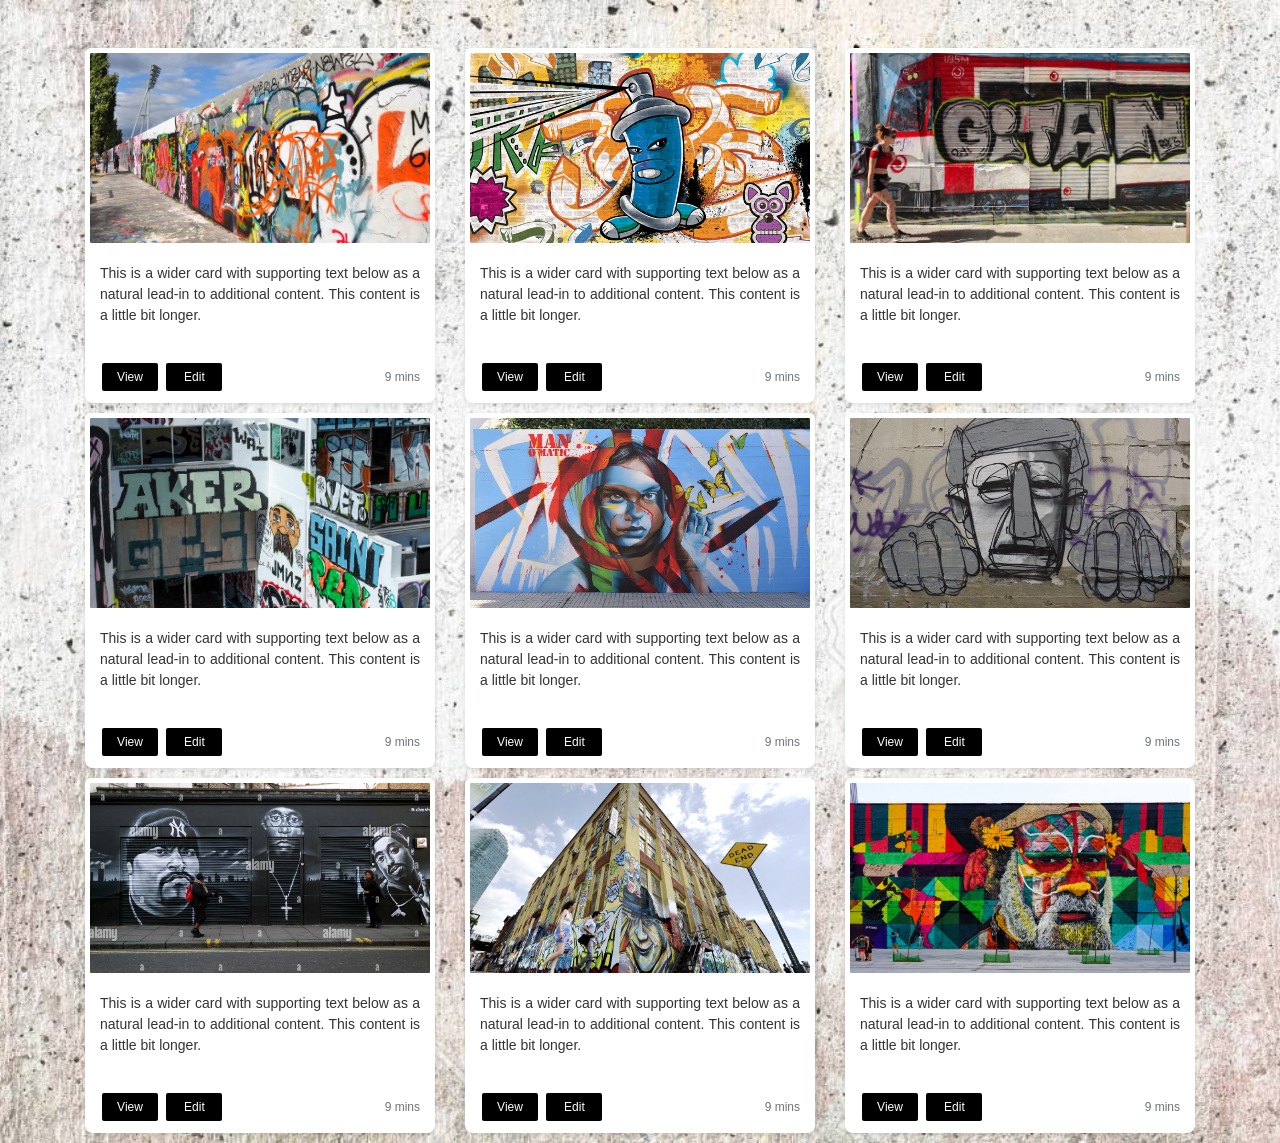
<file: index.html>
<!DOCTYPE html>
<html lang="es">
<head>
    <meta charset="UTF-8">
    <meta name="viewport" content="width=device-width, initial-scale=1.0">
    <title>Tabla 3x3 con Bootstrap Grid</title>
    <link href="https://cdn.jsdelivr.net/npm/bootstrap@5.3.0-alpha1/dist/css/bootstrap.min.css" rel="stylesheet">
    <link href="./estilos.css" rel="stylesheet">
</head>
<body>
<div class="container mt-5">
    <div class="row">
        <div class="col-md-4 col-sm-6 col-12 text-center">
            <div class="ElementoGeneral">
                <img class="img-thumbnail" src="./imgs/fotoTarjeta1.webp" />
                <div class="segundaParte">
                <p>This is a wider card with supporting text below as a natural lead-in to additional content. This content is a little bit longer.</p>
                </div>
                <div class="ParteInferior">
                <div>
                <button>View</button>
                <button>Edit</button>
                </div>
                <div class="Tiempo">9 mins</div>
                </div>
                </div>
        </div>
        <div class="col-md-4 col-sm-6 col-12 text-center">
            <div class="ElementoGeneral">
                <img class="img-thumbnail" src="./imgs/fotoTarjeta2.jpg" />
                <div class="segundaParte">
                <p>This is a wider card with supporting text below as a natural lead-in to additional content. This content is a little bit longer.</p>
                </div>
                <div class="ParteInferior">
                <div>
                <button>View</button>
                <button>Edit</button>
                </div>
                <div class="Tiempo">9 mins</div>
                </div>
                </div>
        </div>
        <div class="col-md-4 col-sm-6 col-12 text-center">
            <div class="ElementoGeneral">
                <img class="img-thumbnail" src="./imgs/fotoTarjeta3.jpg" />
                <div class="segundaParte">
                <p>This is a wider card with supporting text below as a natural lead-in to additional content. This content is a little bit longer.</p>
                </div>
                <div class="ParteInferior">
                <div>
                <button>View</button>
                <button>Edit</button>
                </div>
                <div class="Tiempo">9 mins</div>
                </div>
                </div>
        </div>
    </div>
    <div class="row">
        <div class="col-md-4 col-sm-6 col-12 text-center">
            <div class="ElementoGeneral">
                <img class="img-thumbnail" src="./imgs/fotoTarjeta4.jpg"/>
                <div class="segundaParte">
                <p>This is a wider card with supporting text below as a natural lead-in to additional content. This content is a little bit longer.</p>
                </div>
                <div class="ParteInferior">
                <div>
                <button>View</button>
                <button>Edit</button>
                </div>
                <div class="Tiempo">9 mins</div>
                </div>
                </div>
        </div>
        <div class="col-md-4 col-sm-6 col-12 text-center">
            <div class="ElementoGeneral">
                <img class="img-thumbnail" src="./imgs/fotoTarjeta5.jpg" />
                <div class="segundaParte">
                <p>This is a wider card with supporting text below as a natural lead-in to additional content. This content is a little bit longer.</p>
                </div>
                <div class="ParteInferior">
                <div>
                <button>View</button>
                <button>Edit</button>
                </div>
                <div class="Tiempo">9 mins</div>
                </div>
                </div>
        </div>
        <div class="col-md-4 col-sm-6 col-12 text-center">
            <div class="ElementoGeneral">
                <img class="img-thumbnail" src="./imgs/fotoTarjeta6.jpg" />
                <div class="segundaParte">
                <p>This is a wider card with supporting text below as a natural lead-in to additional content. This content is a little bit longer.</p>
                </div>
                <div class="ParteInferior">
                <div>
                <button>View</button>
                <button>Edit</button>
                </div>
                <div class="Tiempo">9 mins</div>
                </div>
                </div>
        </div>
    </div>
    <div class="row">
        <div class="col-md-4 col-sm-6 col-12 text-center">
            <div class="ElementoGeneral">
                <img class="img-thumbnail" src="./imgs/fotoTarjeta7.jpg" />
                <div class="segundaParte">
                <p>This is a wider card with supporting text below as a natural lead-in to additional content. This content is a little bit longer.</p>
                </div>
                <div class="ParteInferior">
                <div>
                <button>View</button>
                <button>Edit</button>
                </div>
                <div class="Tiempo">9 mins</div>
                </div>
                </div>
        </div>
        <div class="col-md-4 col-sm-6 col-12 text-center">
            <div class="ElementoGeneral">
                <img class="img-thumbnail" src="./imgs/fotoTarjeta8.jpg" />
                <div class="segundaParte">
                <p>This is a wider card with supporting text below as a natural lead-in to additional content. This content is a little bit longer.</p>
                </div>
                <div class="ParteInferior">
                <div>
                <button>View</button>
                <button>Edit</button>
                </div>
                <div class="Tiempo">9 mins</div>
                </div>
                </div>
        </div>
        <div class="col-4 text-center">
            <div class="ElementoGeneral">
                <img class="img-thumbnail" src="./imgs/fotoTarjeta9.jpeg" />
                <div class="segundaParte">
                <p>This is a wider card with supporting text below as a natural lead-in to additional content. This content is a little bit longer.</p>
                </div>
                <div class="ParteInferior">
                <div>
                <button>View</button>
                <button>Edit</button>
                </div>
                <div class="Tiempo">9 mins</div>
                </div>
                </div>
        </div>
    </div>
</div>

</body>
</html>
</file>
<file: estilos.css>
body {
    background-image: url("./imgs/fondo5.jpg");
    background-size: cover;
    background-repeat: no-repeat;
    background-position: center;
}

.img-thumbnail {
    width: 100%;
    height: 200px;
    object-fit: cover;
    background-color: rgb(255, 255, 255);

    border-color: rgb(255, 255, 255);
}

.ElementoGeneral {
    width: 100%;
    max-width: 350px;
    margin: auto;
    background-color: white;
    border-radius: 8px;
    box-shadow: 0 2px 4px rgba(0, 0, 0, 0.1);
    font-family: Arial, sans-serif;
}

.segundaParte {
    padding: 15px;
}

.segundaParte p {
    font-size: 14px;
    color: #333;
    margin: 0 0 10px;
    text-align: justify;
}

.ParteInferior {
    display: flex;
    align-items: center;
    padding: 10px 15px;
    justify-content: space-between;
    margin-bottom: 10px;
}

.ParteInferior button {
    border: 2px solid;
    color: rgb(255, 255, 255);
    background-color: rgb(0, 0, 0);
    padding: 5px 10px;
    border-radius: 4px;
    cursor: pointer;
    font-size: 12px;
    width: 60px;
}

.Tiempo {
    font-size: 12px;
    color: #6c757d;
}
</file>
